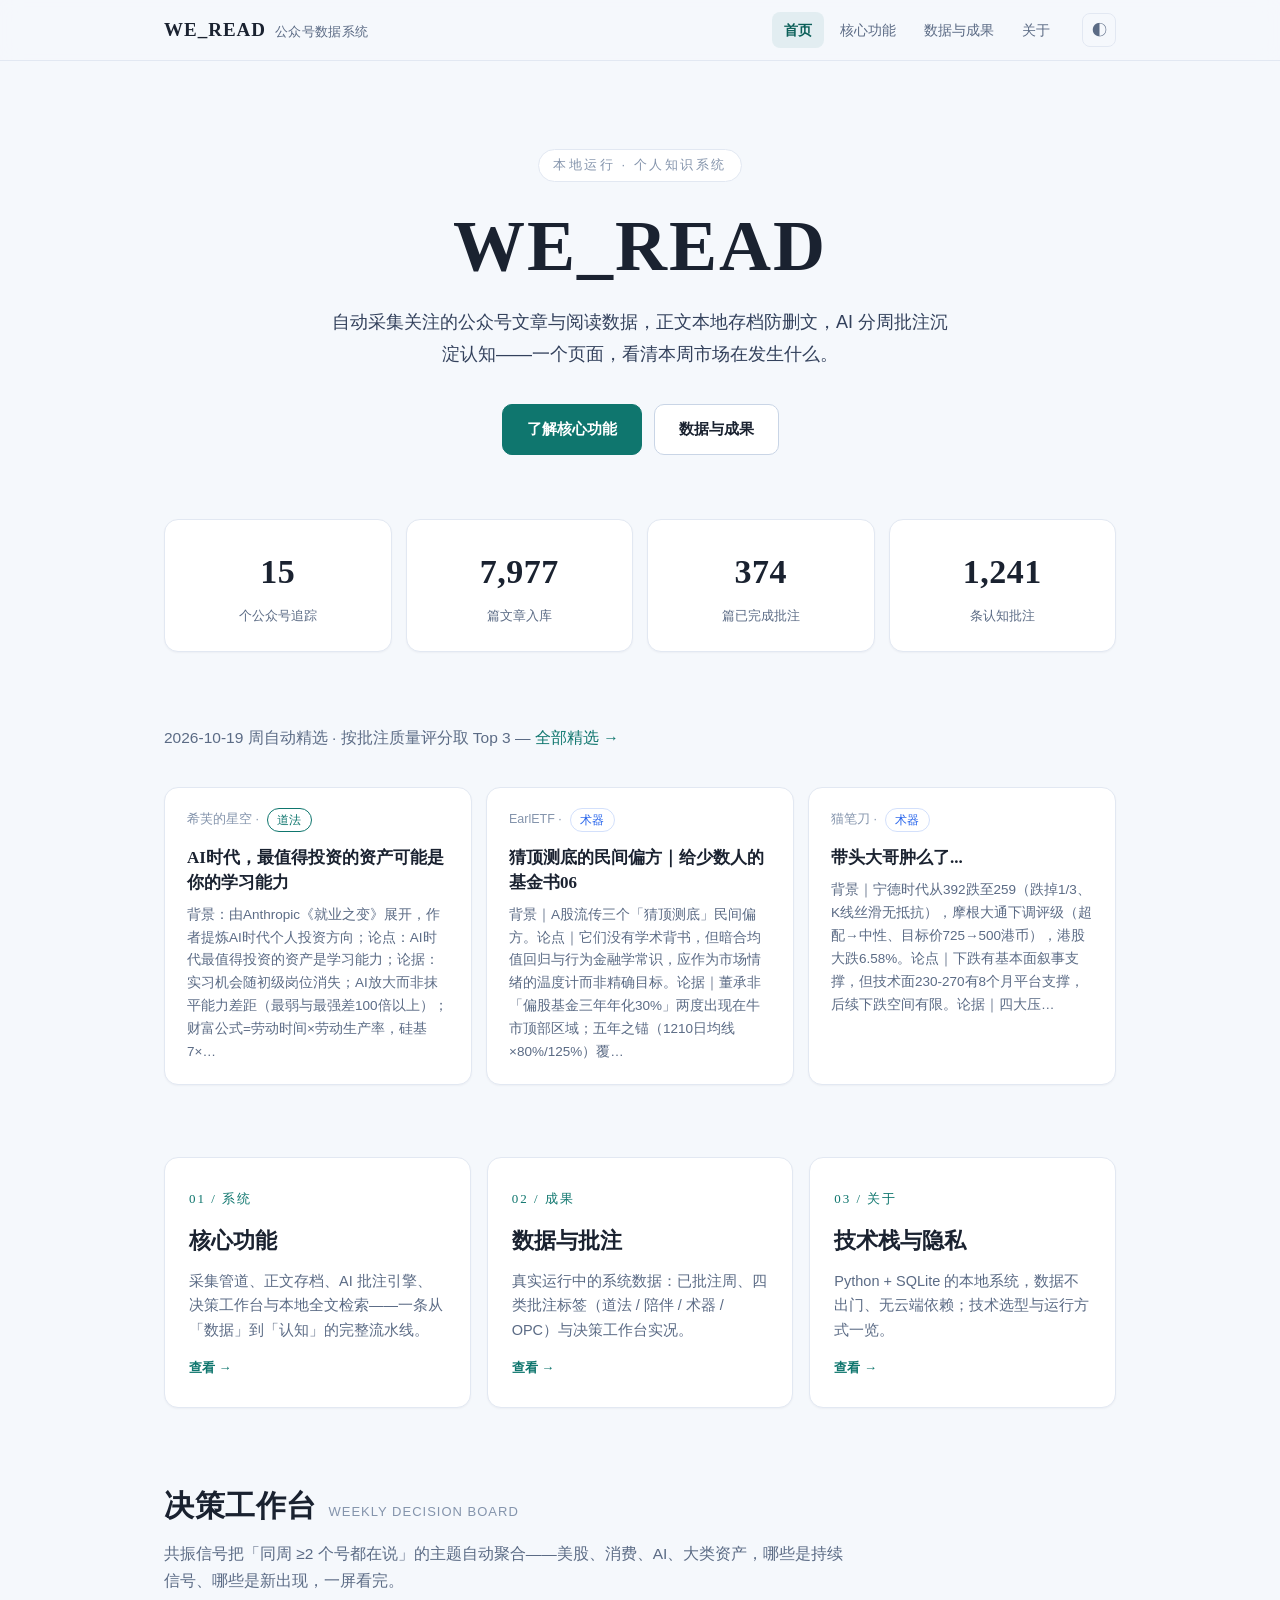
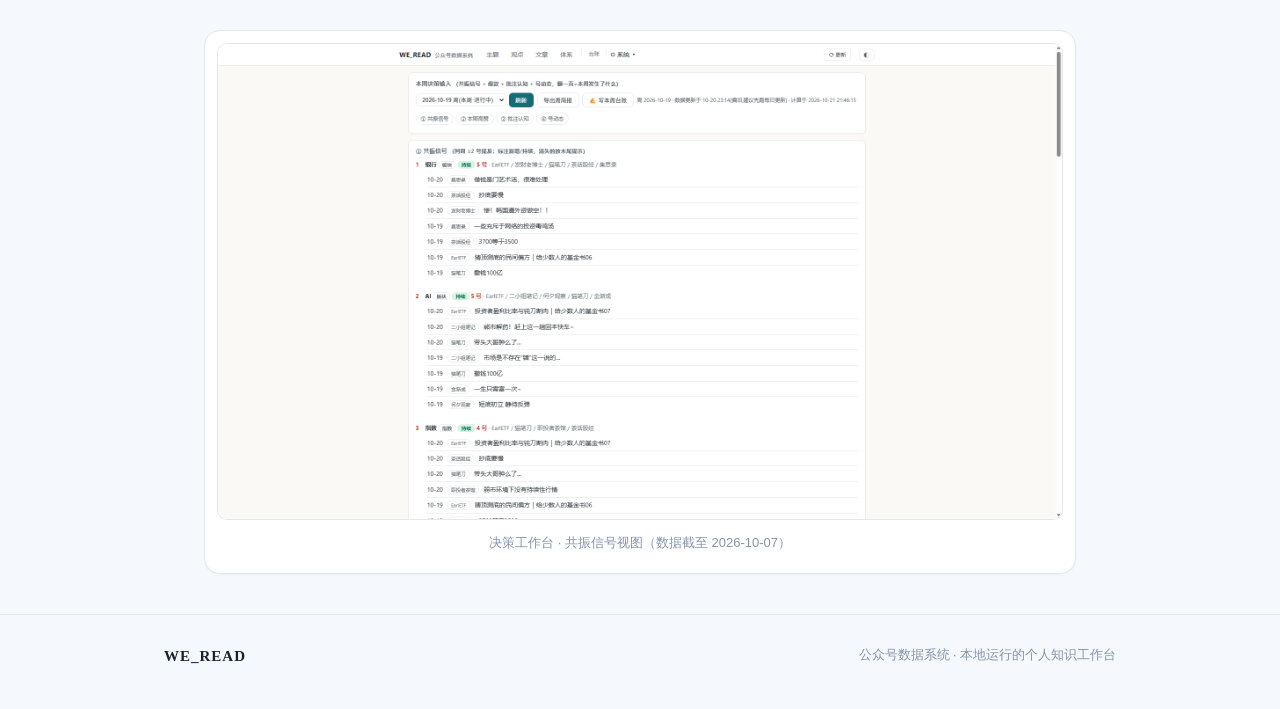
<file: index.html>
<!DOCTYPE html>
<html lang="zh-CN">
<head>
<meta charset="utf-8">
<meta name="viewport" content="width=device-width, initial-scale=1">
<title>WE_READ · 公众号数据系统</title>
<meta name="description" content="WE_READ 公众号数据系统：自动采集公众号文章与阅读数据，本地正文存档防删文，AI 分周批注沉淀认知，一个页面看清本周市场在发生什么。">
<meta name="theme-color" content="#f5f8fc">
<meta property="og:type" content="website">
<meta property="og:site_name" content="WE_READ">
<meta property="og:title" content="WE_READ · 公众号数据系统">
<meta property="og:description" content="自动采集 · 正文存档 · AI 批注 · 决策工作台——把关注的公众号变成自己的认知系统。">
<link rel="icon" href="data:image/svg+xml,%3Csvg xmlns='http://www.w3.org/2000/svg' viewBox='0 0 32 32'%3E%3Crect width='32' height='32' rx='8' fill='%230f766e'/%3E%3Ctext x='16' y='22' font-size='16' fill='white' text-anchor='middle' font-family='Georgia'%3EW%3C/text%3E%3C/svg%3E">
<link rel="stylesheet" href="css/style.css">
<script src="js/main.js"></script>
</head>
<body>
<a class="skip-link" href="#main">跳转到正文</a>
<header class="site-header">
  <div class="container header-inner">
    <a class="brand" href="index.html" aria-label="返回首页">
      <span class="brand-mark">WE_READ</span><span class="brand-name">公众号数据系统</span>
    </a>
    <nav class="primary-nav" aria-label="主导航">
      <a href="index.html" class="active" aria-current="page">首页</a>
      <a href="features.html">核心功能</a>
      <a href="data.html">数据与成果</a>
      <a href="about.html">关于</a>
    </nav>
    <button id="theme-toggle" class="theme-toggle" type="button" aria-label="切换深浅色" title="切换深浅色">◐</button>
  </div>
</header>

<main id="main">
  <div class="container">
    <section class="hero">
      <span class="kicker">本地运行 · 个人知识系统</span>
      <h1>WE_READ</h1>
      <p class="sub">自动采集关注的公众号文章与阅读数据，正文本地存档防删文，AI 分周批注沉淀认知——一个页面，看清本周市场在发生什么。</p>
      <div class="hero-cta">
        <a class="btn primary" href="features.html">了解核心功能</a>
        <a class="btn" href="data.html">数据与成果</a>
      </div>
    </section>

    <section class="stats" aria-label="系统规模">
      <div class="stat"><b data-key="bizs">15</b><span>个公众号追踪</span></div>
      <div class="stat"><b data-key="articles">7,932</b><span>篇文章入库</span></div>
      <div class="stat"><b data-key="annotated">328</b><span>篇已完成批注</span></div>
      <div class="stat"><b data-key="note_items">1,092</b><span>条认知批注</span></div>
    </section>

    <section id="home-picks" class="home-picks" aria-label="本周精选">
      <p class="section-lead" style="color:var(--ink-4)">正在同步数据…</p>
    </section>

    <section class="entry-grid" aria-label="栏目入口">      <a class="entry" href="features.html">
        <span class="num">01 / 系统</span>
        <h2>核心功能</h2>
        <p>采集管道、正文存档、AI 批注引擎、决策工作台与本地全文检索——一条从「数据」到「认知」的完整流水线。</p>
        <span class="go">查看 →</span>
      </a>
      <a class="entry" href="data.html">
        <span class="num">02 / 成果</span>
        <h2>数据与批注</h2>
        <p>真实运行中的系统数据：已批注周、四类批注标签（道法 / 陪伴 / 术器 / OPC）与决策工作台实况。</p>
        <span class="go">查看 →</span>
      </a>
      <a class="entry" href="about.html">
        <span class="num">03 / 关于</span>
        <h2>技术栈与隐私</h2>
        <p>Python + SQLite 的本地系统，数据不出门、无云端依赖；技术选型与运行方式一览。</p>
        <span class="go">查看 →</span>
      </a>
    </section>

    <section>
      <h2 class="section-title">决策工作台 <small>WEEKLY DECISION BOARD</small></h2>
      <p class="section-lead">共振信号把「同周 ≥2 个号都在说」的主题自动聚合——美股、消费、AI、大类资产，哪些是持续信号、哪些是新出现，一屏看完。</p>
      <figure class="shot">
        <img src="assets/decision.png" alt="WE_READ 决策工作台：共振信号按主题聚合本周多个公众号的共同关注点">
        <figcaption>决策工作台 · 共振信号视图（数据截至 2026-10-07）</figcaption>
      </figure>
    </section>
  </div>
</main>

<footer class="site-footer">
  <div class="container footer-inner">
    <span class="brand"><span class="brand-mark">WE_READ</span></span>
    <span class="meta">公众号数据系统 · 本地运行的个人知识工作台</span>
  </div>
</footer>
</body>
</html>
</file>
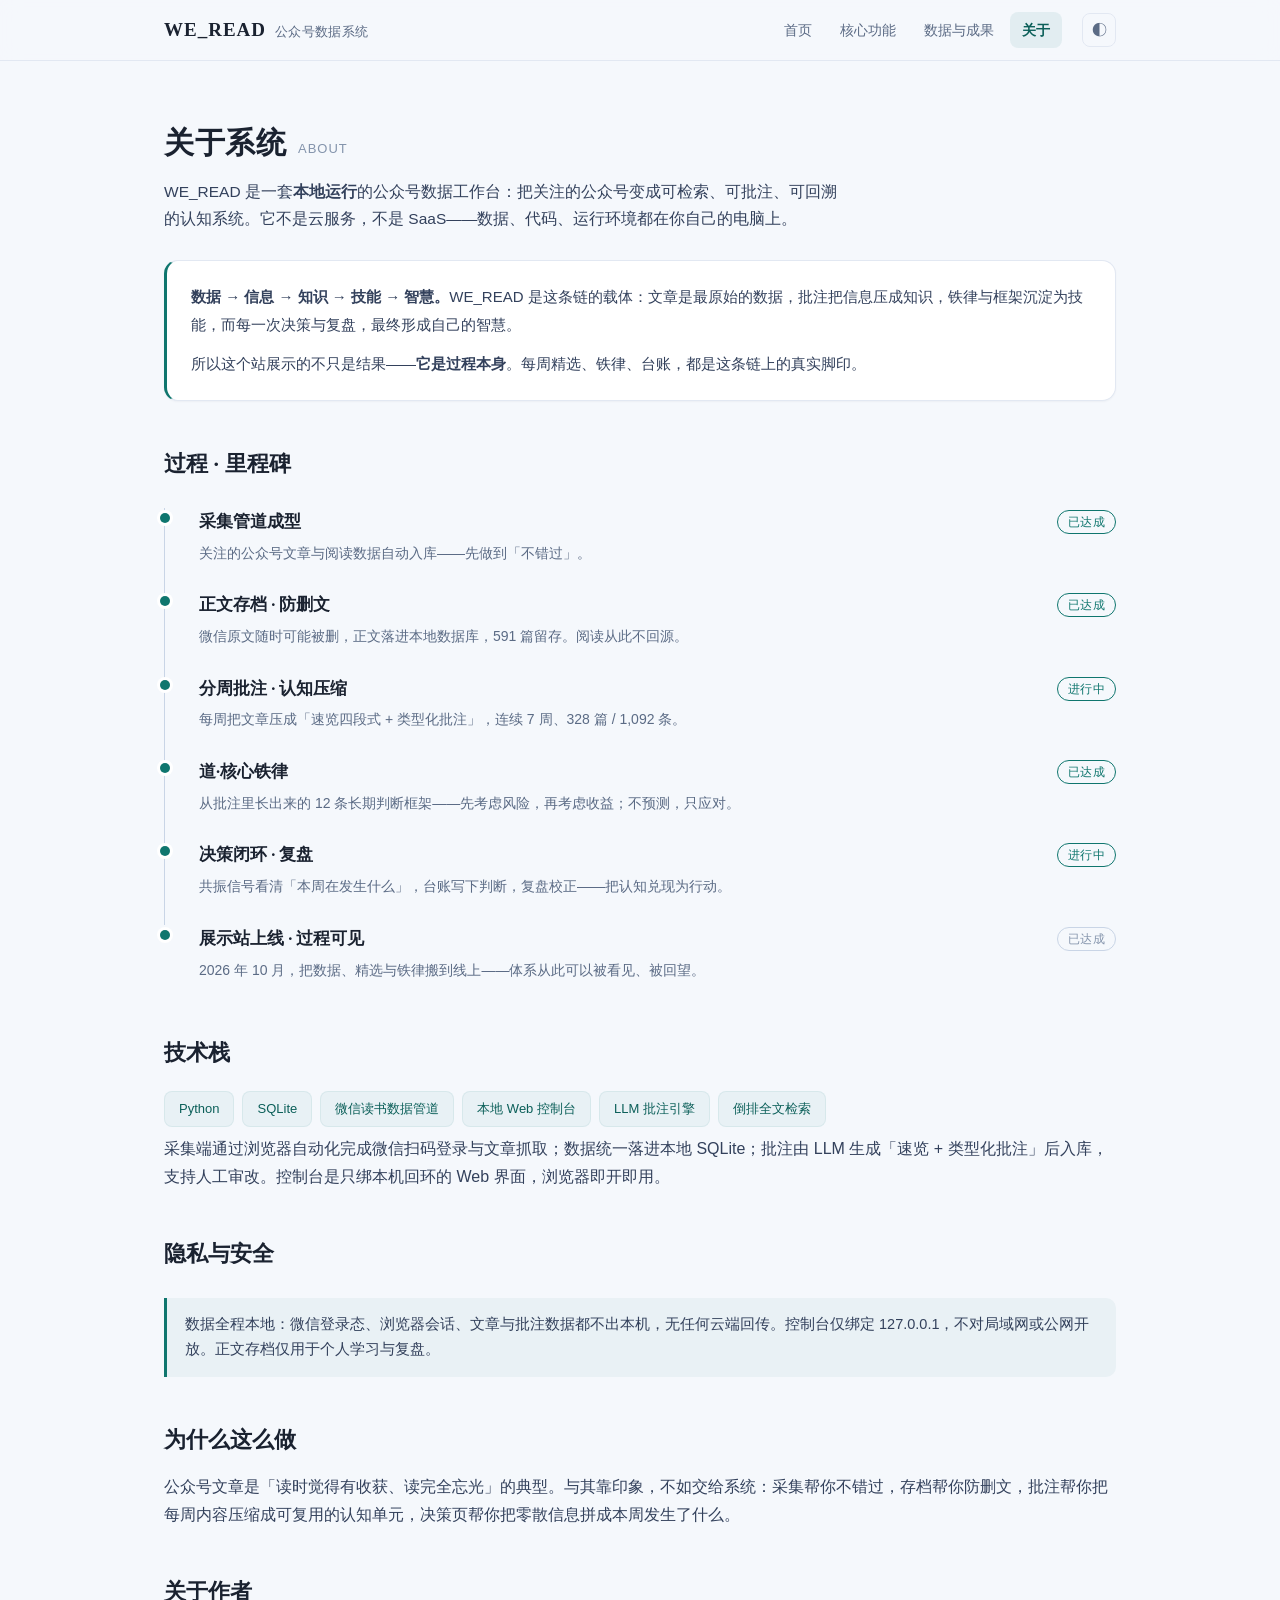
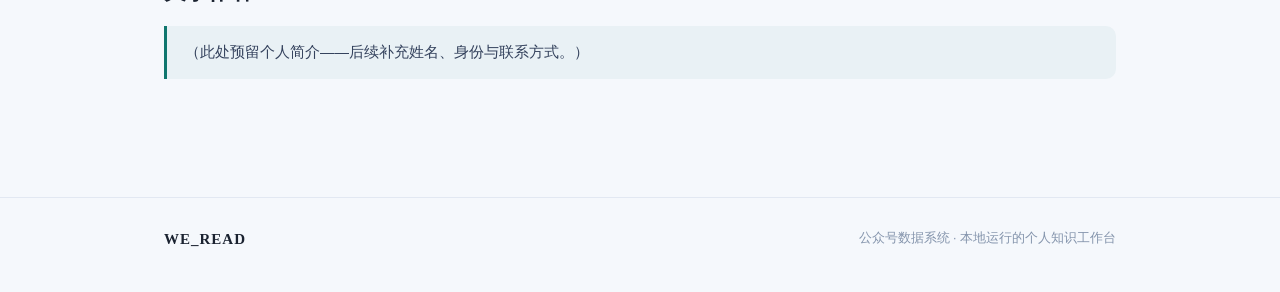
<file: about.html>
<!DOCTYPE html>
<html lang="zh-CN">
<head>
<meta charset="utf-8">
<meta name="viewport" content="width=device-width, initial-scale=1">
<title>关于 · WE_READ</title>
<meta name="description" content="WE_READ：数据 → 信息 → 知识 → 技能 → 智慧——把关注的公众号变成自己的认知体系。本地运行、逐周批注、铁律沉淀、决策复盘，这里记录过程本身。">
<meta name="theme-color" content="#f5f8fc">
<meta property="og:site_name" content="WE_READ">
<link rel="icon" href="data:image/svg+xml,%3Csvg xmlns='http://www.w3.org/2000/svg' viewBox='0 0 32 32'%3E%3Crect width='32' height='32' rx='8' fill='%230f766e'/%3E%3Ctext x='16' y='22' font-size='16' fill='white' text-anchor='middle' font-family='Georgia'%3EW%3C/text%3E%3C/svg%3E">
<link rel="stylesheet" href="css/style.css">
<script src="js/main.js"></script>
</head>
<body>
<a class="skip-link" href="#main">跳转到正文</a>
<header class="site-header">
  <div class="container header-inner">
    <a class="brand" href="index.html" aria-label="返回首页">
      <span class="brand-mark">WE_READ</span><span class="brand-name">公众号数据系统</span>
    </a>
    <nav class="primary-nav" aria-label="主导航">
      <a href="index.html">首页</a>
      <a href="features.html">核心功能</a>
      <a href="data.html">数据与成果</a>
      <a href="about.html" class="active" aria-current="page">关于</a>
    </nav>
    <button id="theme-toggle" class="theme-toggle" type="button" aria-label="切换深浅色" title="切换深浅色">◐</button>
  </div>
</header>

<main id="main">
  <div class="container">
    <section class="section prose-about" style="padding-top:56px">
      <h1 class="section-title" style="font-size:30px">关于系统 <small>ABOUT</small></h1>
      <p class="section-lead">WE_READ 是一套<b>本地运行</b>的公众号数据工作台：把关注的公众号变成可检索、可批注、可回溯的认知系统。它不是云服务，不是 SaaS——数据、代码、运行环境都在你自己的电脑上。</p>

      <div class="manifesto">
        <p><b>数据 → 信息 → 知识 → 技能 → 智慧。</b>WE_READ 是这条链的载体：文章是最原始的数据，批注把信息压成知识，铁律与框架沉淀为技能，而每一次决策与复盘，最终形成自己的智慧。</p>
        <p>所以这个站展示的不只是结果——<b>它是过程本身</b>。每周精选、铁律、台账，都是这条链上的真实脚印。</p>
      </div>

      <h2>过程 · 里程碑</h2>
      <div class="timeline">
        <div class="tl-item">
          <b>采集管道成型</b>
          <p>关注的公众号文章与阅读数据自动入库——先做到「不错过」。</p>
          <span class="tl-tag">已达成</span>
        </div>
        <div class="tl-item">
          <b>正文存档 · 防删文</b>
          <p>微信原文随时可能被删，正文落进本地数据库，591 篇留存。阅读从此不回源。</p>
          <span class="tl-tag">已达成</span>
        </div>
        <div class="tl-item">
          <b>分周批注 · 认知压缩</b>
          <p>每周把文章压成「速览四段式 + 类型化批注」，连续 7 周、328 篇 / 1,092 条。</p>
          <span class="tl-tag">进行中</span>
        </div>
        <div class="tl-item">
          <b>道·核心铁律</b>
          <p>从批注里长出来的 12 条长期判断框架——先考虑风险，再考虑收益；不预测，只应对。</p>
          <span class="tl-tag">已达成</span>
        </div>
        <div class="tl-item">
          <b>决策闭环 · 复盘</b>
          <p>共振信号看清「本周在发生什么」，台账写下判断，复盘校正——把认知兑现为行动。</p>
          <span class="tl-tag">进行中</span>
        </div>
        <div class="tl-item">
          <b>展示站上线 · 过程可见</b>
          <p>2026 年 10 月，把数据、精选与铁律搬到线上——体系从此可以被看见、被回望。</p>
          <span class="tl-tag">已达成</span>
        </div>
      </div>

      <h2>技术栈</h2>
      <div class="stack">
        <span>Python</span><span>SQLite</span><span>微信读书数据管道</span>
        <span>本地 Web 控制台</span><span>LLM 批注引擎</span><span>倒排全文检索</span>
      </div>
      <p>采集端通过浏览器自动化完成微信扫码登录与文章抓取；数据统一落进本地 SQLite；批注由 LLM 生成「速览 + 类型化批注」后入库，支持人工审改。控制台是只绑本机回环的 Web 界面，浏览器即开即用。</p>

      <h2>隐私与安全</h2>
      <div class="note">
        数据全程本地：微信登录态、浏览器会话、文章与批注数据都不出本机，无任何云端回传。控制台仅绑定 127.0.0.1，不对局域网或公网开放。正文存档仅用于个人学习与复盘。
      </div>

      <h2>为什么这么做</h2>
      <p>公众号文章是「读时觉得有收获、读完全忘光」的典型。与其靠印象，不如交给系统：采集帮你不错过，存档帮你防删文，批注帮你把每周内容压缩成可复用的认知单元，决策页帮你把零散信息拼成本周发生了什么。</p>

      <h2>关于作者</h2>
      <p class="note" style="margin-top:8px">（此处预留个人简介——后续补充姓名、身份与联系方式。）</p>
    </section>
  </div>
</main>

<footer class="site-footer">
  <div class="container footer-inner">
    <span class="brand"><span class="brand-mark">WE_READ</span></span>
    <span class="meta">公众号数据系统 · 本地运行的个人知识工作台</span>
  </div>
</footer>
</body>
</html>
</file>
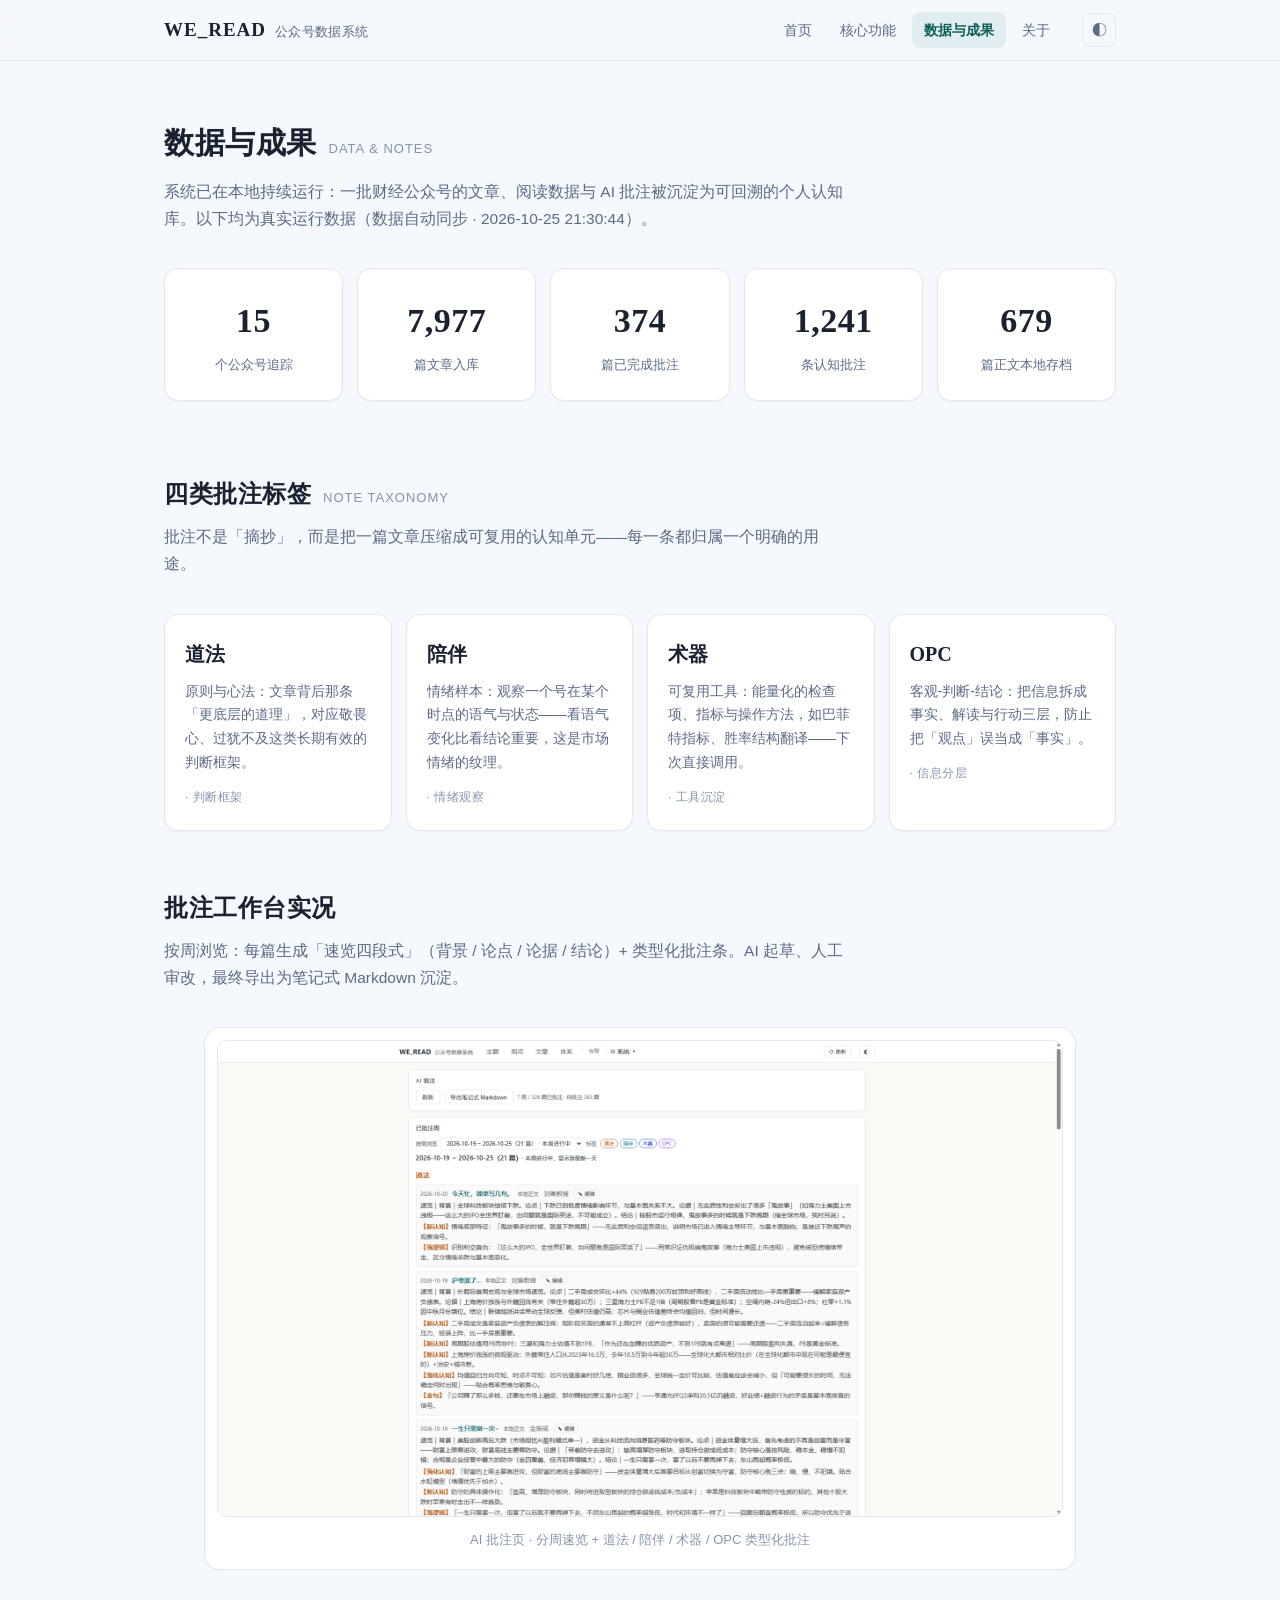
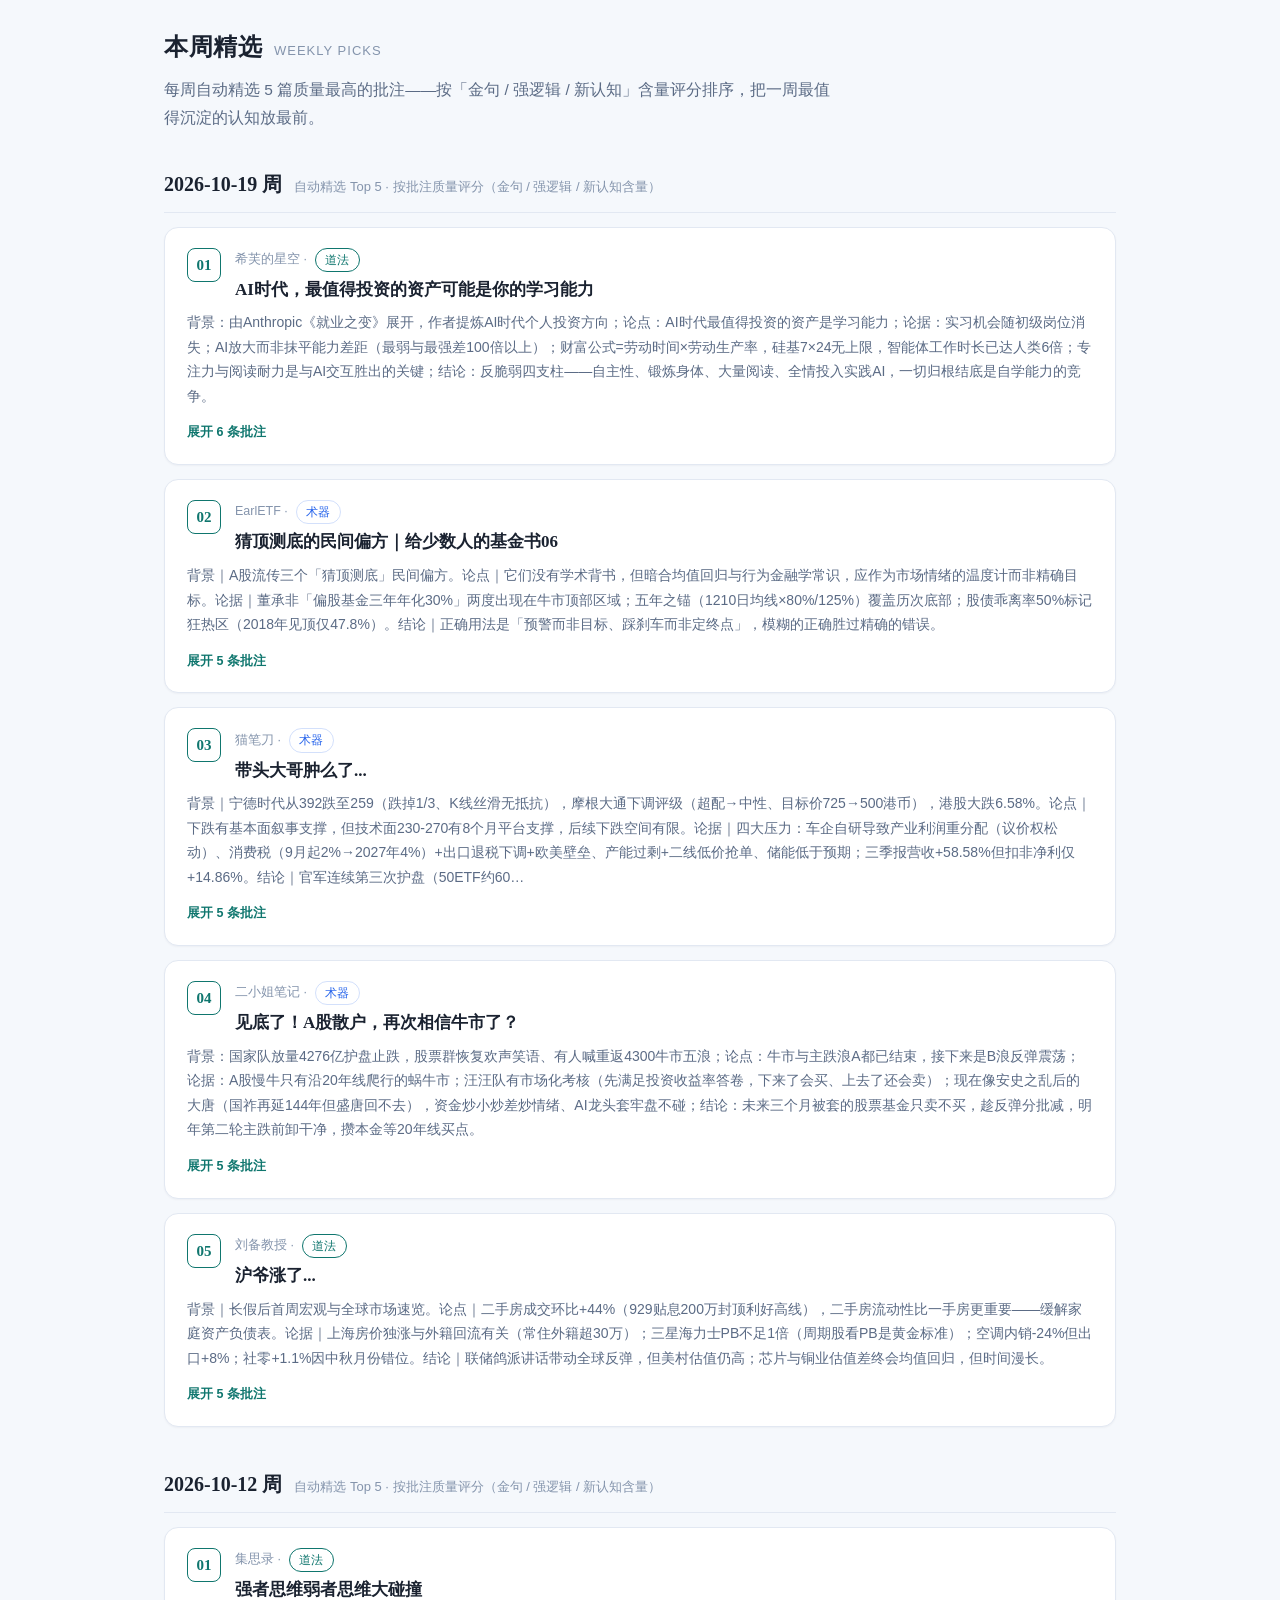
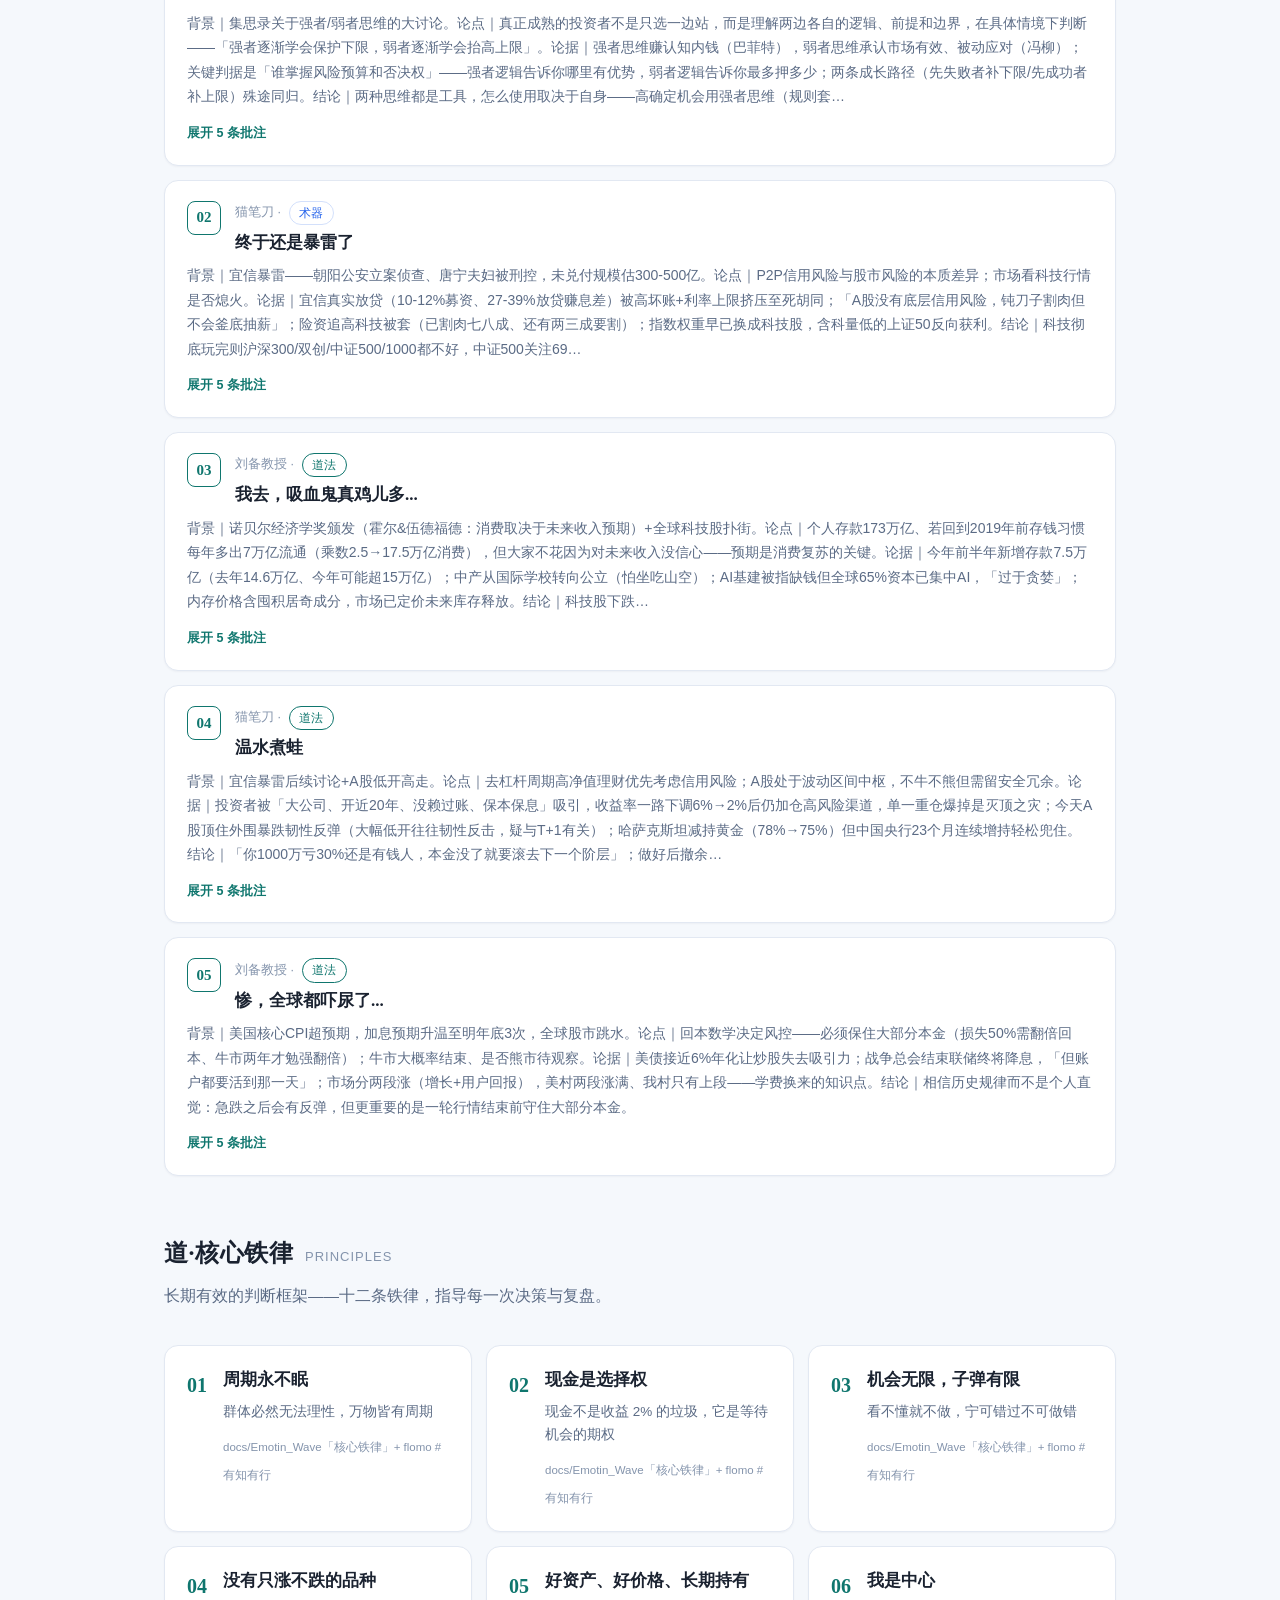
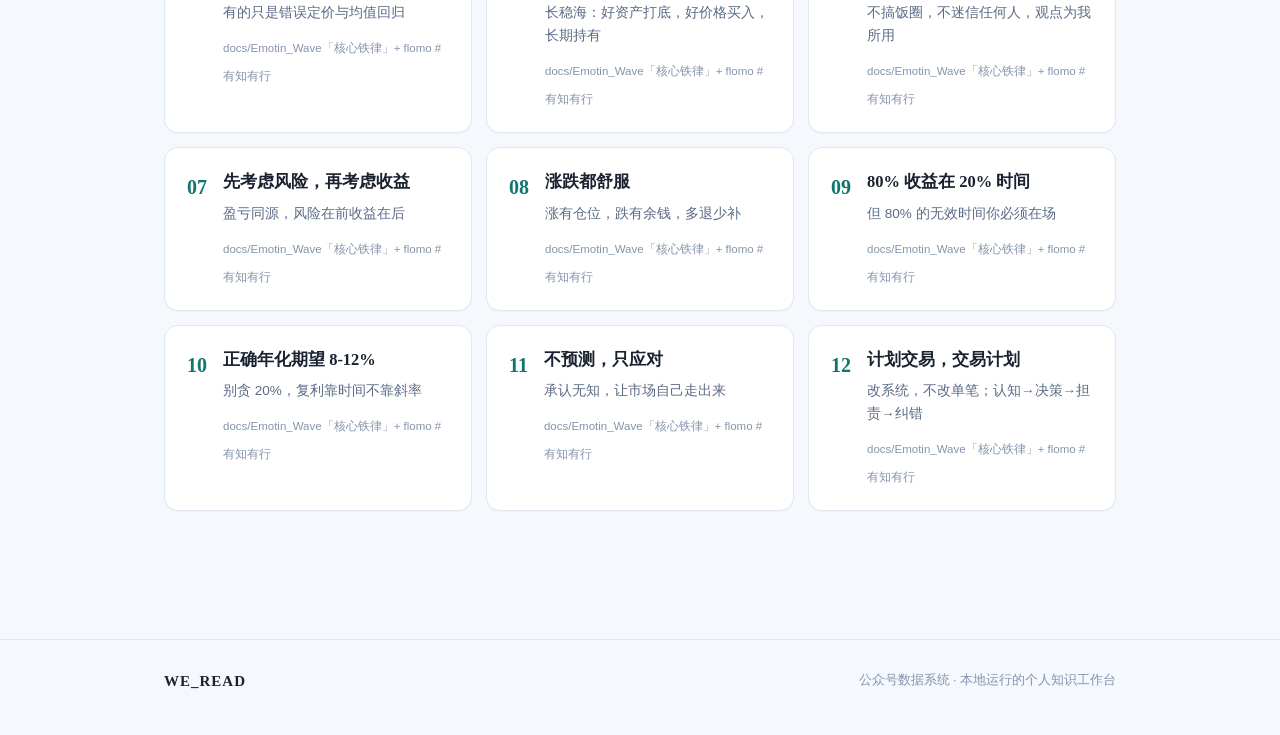
<file: data.html>
<!DOCTYPE html>
<html lang="zh-CN">
<head>
<meta charset="utf-8">
<meta name="viewport" content="width=device-width, initial-scale=1">
<title>数据与成果 · WE_READ</title>
<meta name="description" content="WE_READ 运行数据：13 个公众号 6414 篇文章入库，153 篇已批注、539 条认知；道法/陪伴/术器/OPC 四类批注体系。">
<meta name="theme-color" content="#f5f8fc">
<meta property="og:site_name" content="WE_READ">
<link rel="icon" href="data:image/svg+xml,%3Csvg xmlns='http://www.w3.org/2000/svg' viewBox='0 0 32 32'%3E%3Crect width='32' height='32' rx='8' fill='%230f766e'/%3E%3Ctext x='16' y='22' font-size='16' fill='white' text-anchor='middle' font-family='Georgia'%3EW%3C/text%3E%3C/svg%3E">
<link rel="stylesheet" href="css/style.css">
<script src="js/main.js"></script>
</head>
<body>
<a class="skip-link" href="#main">跳转到正文</a>
<header class="site-header">
  <div class="container header-inner">
    <a class="brand" href="index.html" aria-label="返回首页">
      <span class="brand-mark">WE_READ</span><span class="brand-name">公众号数据系统</span>
    </a>
    <nav class="primary-nav" aria-label="主导航">
      <a href="index.html">首页</a>
      <a href="features.html">核心功能</a>
      <a href="data.html" class="active" aria-current="page">数据与成果</a>
      <a href="about.html">关于</a>
    </nav>
    <button id="theme-toggle" class="theme-toggle" type="button" aria-label="切换深浅色" title="切换深浅色">◐</button>
  </div>
</header>

<main id="main">
  <div class="container">
    <section class="section" style="padding-top:56px">
      <h1 class="section-title">数据与成果 <small>DATA &amp; NOTES</small></h1>
      <p class="section-lead">系统已在本地持续运行：一批财经公众号的文章、阅读数据与 AI 批注被沉淀为可回溯的个人认知库。以下均为真实运行数据<span id="sync-cap">（自动同步自本地系统）</span>。</p>

      <section class="stats" aria-label="运行数据">
        <div class="stat"><b data-key="bizs">15</b><span>个公众号追踪</span></div>
        <div class="stat"><b data-key="articles">7,932</b><span>篇文章入库</span></div>
        <div class="stat"><b data-key="annotated">328</b><span>篇已完成批注</span></div>
        <div class="stat"><b data-key="note_items">1,092</b><span>条认知批注</span></div>
        <div class="stat"><b data-key="archived">591</b><span>篇正文本地存档</span></div>
      </section>

      <h2 class="section-title" style="font-size:24px;margin-top:48px">四类批注标签 <small>NOTE TAXONOMY</small></h2>
      <p class="section-lead">批注不是「摘抄」，而是把一篇文章压缩成可复用的认知单元——每一条都归属一个明确的用途。</p>
      <div class="tag-cards">
        <div class="tag-card">
          <div class="tname">道法</div>
          <p>原则与心法：文章背后那条「更底层的道理」，对应敬畏心、过犹不及这类长期有效的判断框架。</p>
          <div class="ten">· 判断框架</div>
        </div>
        <div class="tag-card">
          <div class="tname">陪伴</div>
          <p>情绪样本：观察一个号在某个时点的语气与状态——看语气变化比看结论重要，这是市场情绪的纹理。</p>
          <div class="ten">· 情绪观察</div>
        </div>
        <div class="tag-card">
          <div class="tname">术器</div>
          <p>可复用工具：能量化的检查项、指标与操作方法，如巴菲特指标、胜率结构翻译——下次直接调用。</p>
          <div class="ten">· 工具沉淀</div>
        </div>
        <div class="tag-card">
          <div class="tname">OPC</div>
          <p>客观-判断-结论：把信息拆成事实、解读与行动三层，防止把「观点」误当成「事实」。</p>
          <div class="ten">· 信息分层</div>
        </div>
      </div>

      <h2 class="section-title" style="font-size:24px;margin-top:56px">批注工作台实况</h2>
      <p class="section-lead">按周浏览：每篇生成「速览四段式」（背景 / 论点 / 论据 / 结论）+ 类型化批注条。AI 起草、人工审改，最终导出为笔记式 Markdown 沉淀。</p>
      <figure class="shot">
        <img src="assets/annotate.png" alt="WE_READ 批注页：按周浏览速览与类型化批注，支持人工编辑与导出">
        <figcaption>AI 批注页 · 分周速览 + 道法 / 陪伴 / 术器 / OPC 类型化批注</figcaption>
      </figure>

      <h2 class="section-title" style="font-size:24px;margin-top:56px">本周精选 <small>WEEKLY PICKS</small></h2>
      <p class="section-lead">每周自动精选 5 篇质量最高的批注——按「金句 / 强逻辑 / 新认知」含量评分排序，把一周最值得沉淀的认知放最前。</p>
      <div id="picks-block" class="notes-block">
        <p class="section-lead" style="color:var(--ink-4)">正在同步数据…</p>
      </div>

      <h2 class="section-title" style="font-size:24px;margin-top:56px">道·核心铁律 <small>PRINCIPLES</small></h2>
      <p class="section-lead">长期有效的判断框架——十二条铁律，指导每一次决策与复盘。</p>
      <div id="principles-block" class="p-grid">
        <p class="section-lead" style="color:var(--ink-4)">正在同步数据…</p>
      </div>
    </section>
  </div>
</main>

<footer class="site-footer">
  <div class="container footer-inner">
    <span class="brand"><span class="brand-mark">WE_READ</span></span>
    <span class="meta">公众号数据系统 · 本地运行的个人知识工作台</span>
  </div>
</footer>
</body>
</html>
</file>
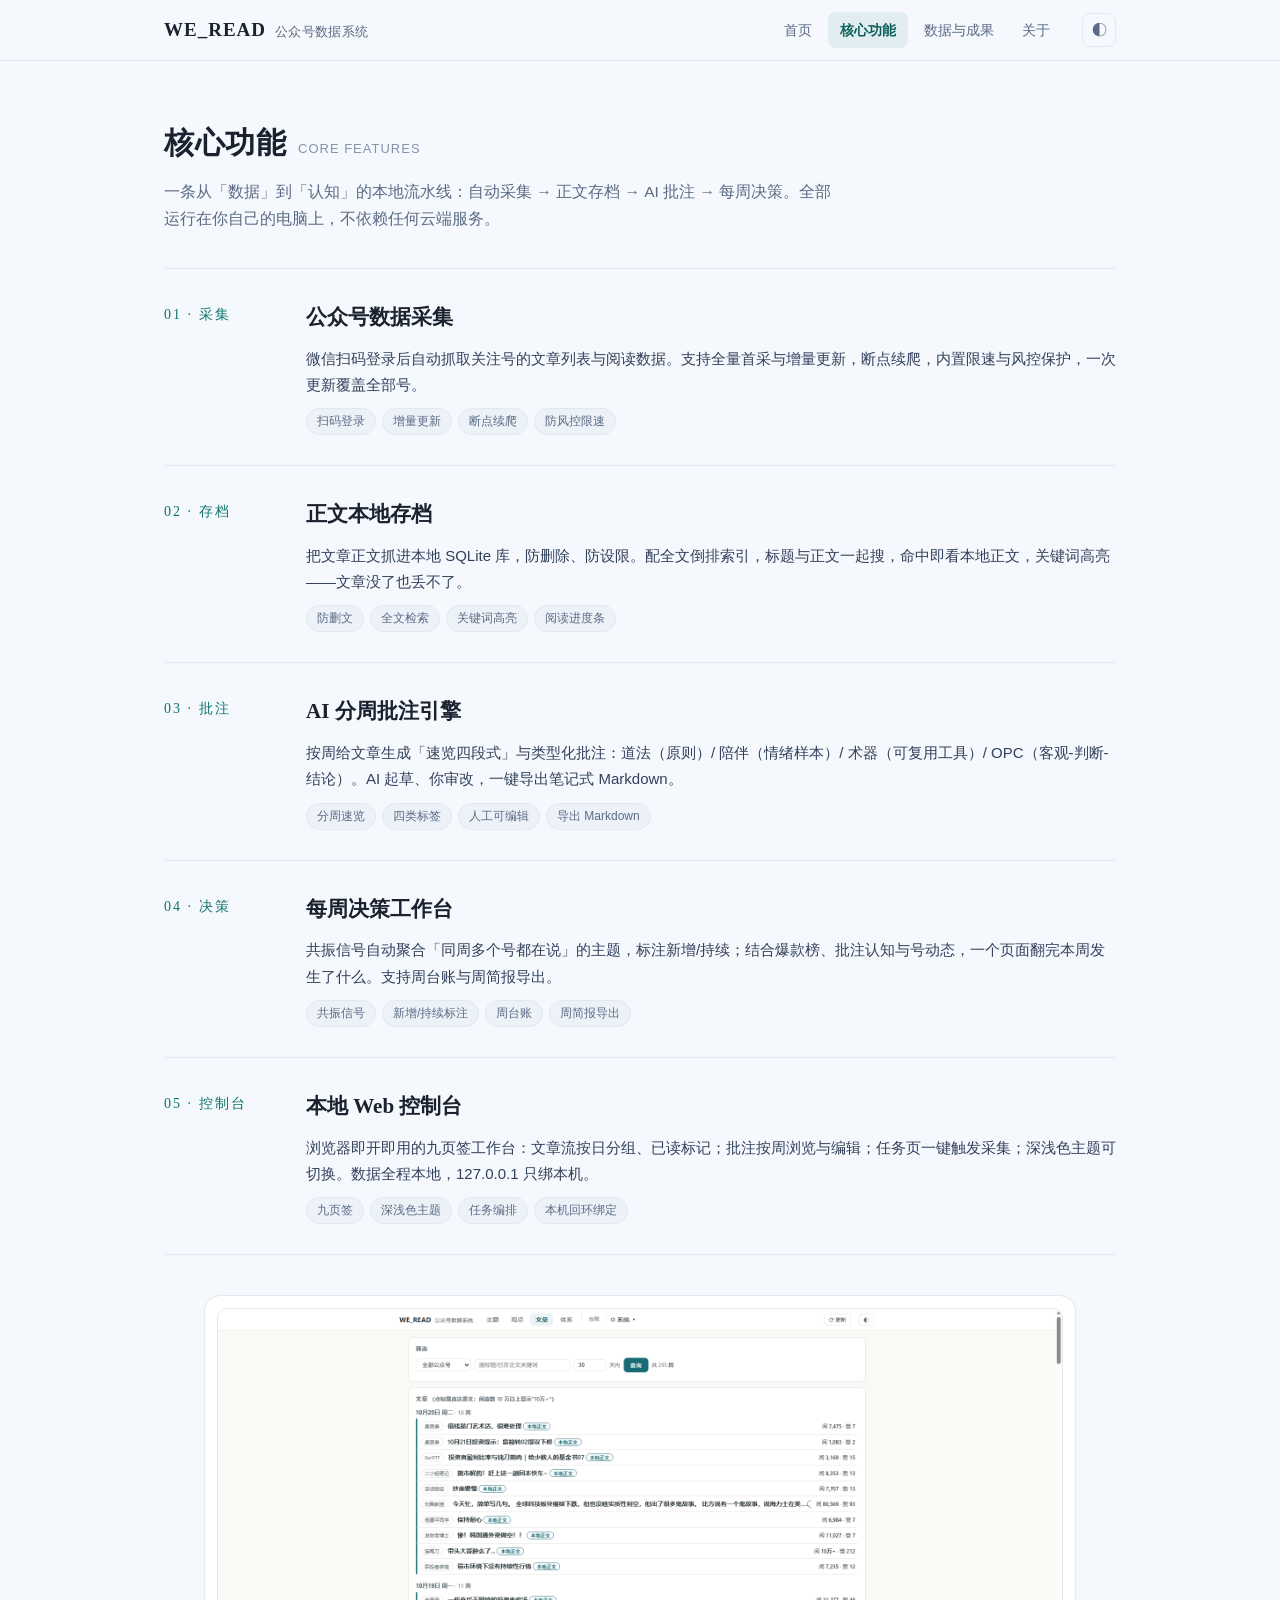
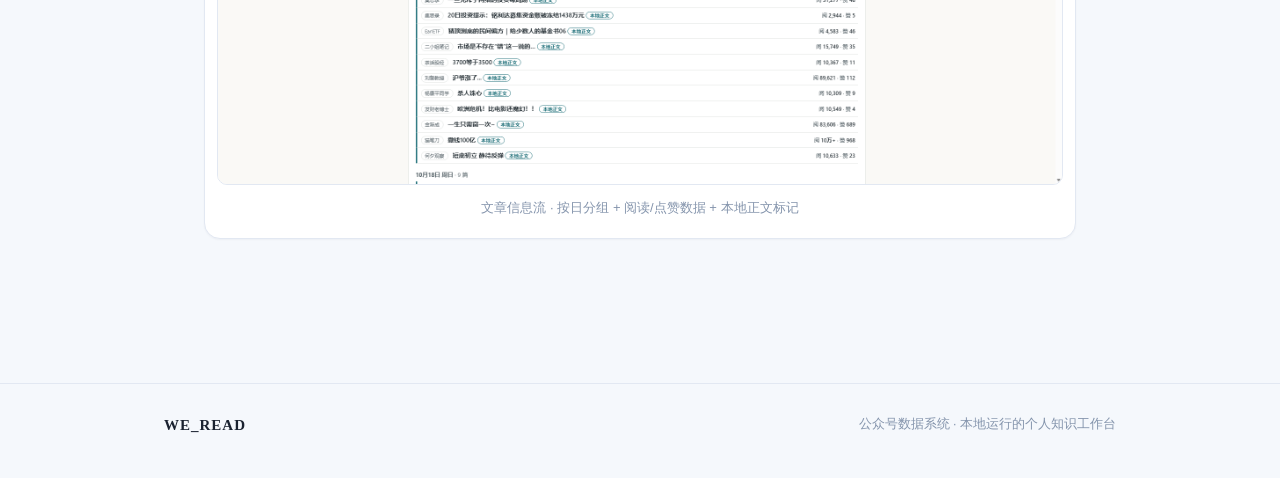
<file: features.html>
<!DOCTYPE html>
<html lang="zh-CN">
<head>
<meta charset="utf-8">
<meta name="viewport" content="width=device-width, initial-scale=1">
<title>核心功能 · WE_READ</title>
<meta name="description" content="WE_READ 核心功能：采集管道、正文存档、AI 批注引擎、决策工作台、本地全文检索与 Web 控制台。">
<meta name="theme-color" content="#f5f8fc">
<meta property="og:site_name" content="WE_READ">
<link rel="icon" href="data:image/svg+xml,%3Csvg xmlns='http://www.w3.org/2000/svg' viewBox='0 0 32 32'%3E%3Crect width='32' height='32' rx='8' fill='%230f766e'/%3E%3Ctext x='16' y='22' font-size='16' fill='white' text-anchor='middle' font-family='Georgia'%3EW%3C/text%3E%3C/svg%3E">
<link rel="stylesheet" href="css/style.css">
<script src="js/main.js"></script>
</head>
<body>
<a class="skip-link" href="#main">跳转到正文</a>
<header class="site-header">
  <div class="container header-inner">
    <a class="brand" href="index.html" aria-label="返回首页">
      <span class="brand-mark">WE_READ</span><span class="brand-name">公众号数据系统</span>
    </a>
    <nav class="primary-nav" aria-label="主导航">
      <a href="index.html">首页</a>
      <a href="features.html" class="active" aria-current="page">核心功能</a>
      <a href="data.html">数据与成果</a>
      <a href="about.html">关于</a>
    </nav>
    <button id="theme-toggle" class="theme-toggle" type="button" aria-label="切换深浅色" title="切换深浅色">◐</button>
  </div>
</header>

<main id="main">
  <div class="container">
    <section class="section" style="padding-top:56px">
      <h1 class="section-title">核心功能 <small>CORE FEATURES</small></h1>
      <p class="section-lead">一条从「数据」到「认知」的本地流水线：自动采集 → 正文存档 → AI 批注 → 每周决策。全部运行在你自己的电脑上，不依赖任何云端服务。</p>

      <div class="feature">
        <div class="f-num">01 · 采集</div>
        <div>
          <h3>公众号数据采集</h3>
          <p>微信扫码登录后自动抓取关注号的文章列表与阅读数据。支持全量首采与增量更新，断点续爬，内置限速与风控保护，一次更新覆盖全部号。</p>
          <div class="tags"><span class="tag">扫码登录</span><span class="tag">增量更新</span><span class="tag">断点续爬</span><span class="tag">防风控限速</span></div>
        </div>
      </div>

      <div class="feature">
        <div class="f-num">02 · 存档</div>
        <div>
          <h3>正文本地存档</h3>
          <p>把文章正文抓进本地 SQLite 库，防删除、防设限。配全文倒排索引，标题与正文一起搜，命中即看本地正文，关键词高亮——文章没了也丢不了。</p>
          <div class="tags"><span class="tag">防删文</span><span class="tag">全文检索</span><span class="tag">关键词高亮</span><span class="tag">阅读进度条</span></div>
        </div>
      </div>

      <div class="feature">
        <div class="f-num">03 · 批注</div>
        <div>
          <h3>AI 分周批注引擎</h3>
          <p>按周给文章生成「速览四段式」与类型化批注：道法（原则）/ 陪伴（情绪样本）/ 术器（可复用工具）/ OPC（客观-判断-结论）。AI 起草、你审改，一键导出笔记式 Markdown。</p>
          <div class="tags"><span class="tag">分周速览</span><span class="tag">四类标签</span><span class="tag">人工可编辑</span><span class="tag">导出 Markdown</span></div>
        </div>
      </div>

      <div class="feature">
        <div class="f-num">04 · 决策</div>
        <div>
          <h3>每周决策工作台</h3>
          <p>共振信号自动聚合「同周多个号都在说」的主题，标注新增/持续；结合爆款榜、批注认知与号动态，一个页面翻完本周发生了什么。支持周台账与周简报导出。</p>
          <div class="tags"><span class="tag">共振信号</span><span class="tag">新增/持续标注</span><span class="tag">周台账</span><span class="tag">周简报导出</span></div>
        </div>
      </div>

      <div class="feature">
        <div class="f-num">05 · 控制台</div>
        <div>
          <h3>本地 Web 控制台</h3>
          <p>浏览器即开即用的九页签工作台：文章流按日分组、已读标记；批注按周浏览与编辑；任务页一键触发采集；深浅色主题可切换。数据全程本地，127.0.0.1 只绑本机。</p>
          <div class="tags"><span class="tag">九页签</span><span class="tag">深浅色主题</span><span class="tag">任务编排</span><span class="tag">本机回环绑定</span></div>
        </div>
      </div>

      <figure class="shot" style="margin-top:40px">
        <img src="assets/articles.png" alt="WE_READ 文章流：按日分组展示各号文章与阅读数据">
        <figcaption>文章信息流 · 按日分组 + 阅读/点赞数据 + 本地正文标记</figcaption>
      </figure>
    </section>
  </div>
</main>

<footer class="site-footer">
  <div class="container footer-inner">
    <span class="brand"><span class="brand-mark">WE_READ</span></span>
    <span class="meta">公众号数据系统 · 本地运行的个人知识工作台</span>
  </div>
</footer>
</body>
</html>
</file>
<file: css/style.css>
/* WE_READ 产品展示站 — 极简学术风 + 深浅双主题,对齐 AIHOT 语义 token 体系 */
:root {
  color-scheme: light;
  --bg: #f5f8fc;
  --bg-sunk: #edf2f8;
  --card: #ffffff;
  --ink: #1a2230;
  --ink-2: #33415c;
  --ink-3: #5b6b85;
  --ink-4: #8494ac;
  --line: #e2e8f2;
  --line-strong: #c9d5e6;
  --accent: #0f766e;
  --accent-ink: #0b5f59;
  --accent-soft: rgba(15, 118, 110, 0.08);
  --accent-softer: rgba(15, 118, 110, 0.05);
  --shadow-card: 0 1px 2px rgba(26, 34, 48, 0.04);
  --shadow-hover: 0 8px 24px rgba(26, 34, 48, 0.07);
  --font-serif: Georgia, "Songti SC", "Noto Serif SC", "SimSun", serif;
  --font-sans: -apple-system, "Segoe UI", "PingFang SC", "Microsoft YaHei", sans-serif;
}
[data-theme="dark"] {
  color-scheme: dark;
  --bg: #0d1219;
  --bg-sunk: #121a24;
  --card: #141c27;
  --ink: #e6edf5;
  --ink-2: #bcc8d8;
  --ink-3: #8a9ab0;
  --ink-4: #5f7088;
  --line: #22303f;
  --line-strong: #31435a;
  --accent: #2dd4bf;
  --accent-ink: #5ce8d6;
  --accent-soft: rgba(45, 212, 191, 0.1);
  --accent-softer: rgba(45, 212, 191, 0.06);
  --shadow-card: none;
  --shadow-hover: 0 8px 28px rgba(0, 0, 0, 0.4);
}
* { box-sizing: border-box; }
html { -webkit-text-size-adjust: 100%; }
::selection { background: rgba(15, 118, 110, 0.18); }
body {
  margin: 0;
  background: var(--bg);
  color: var(--ink);
  font: 16px/1.75 var(--font-sans);
  -webkit-font-smoothing: antialiased;
  transition: background-color 180ms ease, color 180ms ease;
}
a { color: var(--accent); text-decoration: none; }
a:hover { text-decoration: underline; text-underline-offset: 3px; }
.container { max-width: 1000px; margin: 0 auto; padding: 0 24px; }
.skip-link { position: absolute; left: -9999px; top: 0; background: var(--accent); color: #fff; padding: 8px 14px; border-radius: 0 0 8px 0; z-index: 100; }
.skip-link:focus { left: 0; }

/* ---------- 头部导航 ---------- */
.site-header {
  position: sticky; top: 0; z-index: 20;
  background: color-mix(in srgb, var(--bg) 88%, transparent);
  backdrop-filter: blur(10px);
  border-bottom: 1px solid var(--line);
}
.header-inner { display: flex; align-items: center; gap: 20px; height: 60px; }
.brand { display: flex; align-items: baseline; gap: 9px; color: var(--ink); text-decoration: none; }
.brand:hover { text-decoration: none; }
.brand-mark { font-family: var(--font-serif); font-weight: 700; font-size: 19px; letter-spacing: 1px; }
.brand-name { font-size: 12.5px; color: var(--ink-3); letter-spacing: 0.3px; }
.primary-nav { display: flex; gap: 4px; flex: 1; justify-content: flex-end; }
.primary-nav a {
  padding: 6px 12px; border-radius: 8px; color: var(--ink-3); font-size: 14px;
  transition: color 120ms, background-color 120ms;
}
.primary-nav a:hover { color: var(--ink); background: var(--bg-sunk); text-decoration: none; }
.primary-nav a.active { color: var(--accent-ink); background: var(--accent-soft); font-weight: 600; }
.theme-toggle {
  border: 1px solid var(--line); background: transparent; border-radius: 8px;
  width: 34px; height: 34px; cursor: pointer; color: var(--ink-3); font-size: 15px;
  transition: color 120ms, border-color 120ms;
}
.theme-toggle:hover { color: var(--ink); border-color: var(--line-strong); }

/* ---------- 首页 Hero ---------- */
.hero { padding: 88px 0 56px; text-align: center; }
.hero .kicker {
  display: inline-block; font-size: 13px; letter-spacing: 2.5px; color: var(--ink-4);
  border: 1px solid var(--line); border-radius: 999px; padding: 4px 14px; margin-bottom: 26px;
  background: var(--card);
}
.hero h1 {
  font-family: var(--font-serif); font-size: clamp(46px, 8vw, 72px); font-weight: 700;
  line-height: 1.08; letter-spacing: 2px; margin: 0 0 20px; color: var(--ink);
}
.hero .sub {
  font-size: 18px; color: var(--ink-2); max-width: 620px; margin: 0 auto 34px; line-height: 1.8;
}
.hero-cta { display: flex; gap: 12px; justify-content: center; flex-wrap: wrap; }
.btn {
  display: inline-flex; align-items: center; gap: 8px; padding: 11px 24px; border-radius: 10px;
  font-size: 15px; font-weight: 600; border: 1px solid var(--line-strong); background: var(--card);
  color: var(--ink); cursor: pointer; transition: transform 120ms, box-shadow 200ms, border-color 120ms;
}
.btn:hover { text-decoration: none; transform: translateY(-1px); box-shadow: var(--shadow-hover); border-color: var(--ink-4); }
.btn.primary { background: var(--accent); border-color: var(--accent); color: #fff; }
.btn.primary:hover { filter: brightness(1.08); }

/* ---------- 数据亮点 ---------- */
.stats {
  display: grid; grid-template-columns: repeat(auto-fit, minmax(150px, 1fr)); gap: 14px;
  margin: 8px 0 72px;
}
.stat {
  background: var(--card); border: 1px solid var(--line); border-radius: 14px;
  padding: 22px 18px; text-align: center; box-shadow: var(--shadow-card);
}
.stat b { display: block; font-family: var(--font-serif); font-size: 34px; font-weight: 700;
          font-variant-numeric: tabular-nums; color: var(--ink); letter-spacing: 0.5px; }
.stat span { font-size: 13px; color: var(--ink-3); }

/* ---------- 编号入口卡片 ---------- */
.entry-grid { display: grid; grid-template-columns: repeat(auto-fit, minmax(260px, 1fr)); gap: 16px; margin-bottom: 72px; }
.entry {
  display: block; background: var(--card); border: 1px solid var(--line); border-radius: 14px;
  padding: 26px 24px; color: var(--ink); box-shadow: var(--shadow-card);
  transition: transform 220ms cubic-bezier(0.25, 1, 0.5, 1), box-shadow 220ms, border-color 220ms;
}
.entry:hover { text-decoration: none; transform: translateY(-3px); box-shadow: var(--shadow-hover); border-color: var(--line-strong); }
.entry .num { font-family: var(--font-serif); font-size: 13px; letter-spacing: 2px; color: var(--accent); }
.entry h2 { font-family: var(--font-serif); font-size: 22px; margin: 10px 0 8px; font-weight: 700; }
.entry p { margin: 0; font-size: 14.5px; color: var(--ink-3); line-height: 1.7; }
.entry .go { display: inline-block; margin-top: 14px; font-size: 13px; font-weight: 600; color: var(--accent); }

/* ---------- 区块标题 ---------- */
.section { padding: 20px 0 64px; }
.section-title {
  display: flex; align-items: baseline; gap: 12px; margin: 0 0 8px;
  font-family: var(--font-serif); font-size: 30px; font-weight: 700; letter-spacing: 0.5px;
}
.section-title small { font-family: var(--font-sans); font-size: 13px; font-weight: 400; color: var(--ink-4); letter-spacing: 1px; }
.section-lead { color: var(--ink-3); font-size: 15.5px; max-width: 680px; margin: 0 0 36px; }

/* ---------- 截图展示 ---------- */
.shot {
  background: var(--card); border: 1px solid var(--line); border-radius: 16px;
  padding: 12px; box-shadow: var(--shadow-card); margin-bottom: 40px;
}
.shot img { display: block; width: 100%; border-radius: 10px; border: 1px solid var(--line); }
.shot figcaption { font-size: 13px; color: var(--ink-4); text-align: center; padding: 12px 4px 6px; }

/* ---------- 功能页:特性列表 ---------- */
.feature {
  display: grid; grid-template-columns: 120px 1fr; gap: 22px; padding: 30px 0;
  border-top: 1px solid var(--line);
}
.feature:last-of-type { border-bottom: 1px solid var(--line); }
.feature .f-num { font-family: var(--font-serif); font-size: 14px; letter-spacing: 2px; color: var(--accent); padding-top: 4px; }
.feature h3 { font-family: var(--font-serif); font-size: 21px; margin: 0 0 10px; font-weight: 700; }
.feature p { margin: 0 0 10px; color: var(--ink-2); font-size: 15px; }
.feature .tags { display: flex; flex-wrap: wrap; gap: 6px; }
.tag { font-size: 12px; color: var(--ink-3); border: 1px solid var(--line); border-radius: 999px; padding: 2px 10px; background: var(--bg-sunk); }

/* ---------- 数据页:四标签 ---------- */
.tag-cards { display: grid; grid-template-columns: repeat(auto-fit, minmax(220px, 1fr)); gap: 14px; margin: 32px 0; }
.tag-card { background: var(--card); border: 1px solid var(--line); border-radius: 14px; padding: 22px 20px; box-shadow: var(--shadow-card); }
.tag-card .tname { font-family: var(--font-serif); font-size: 20px; font-weight: 700; margin-bottom: 8px; }
.tag-card p { margin: 0; font-size: 14px; color: var(--ink-3); line-height: 1.7; }
.tag-card .ten { font-size: 12px; color: var(--ink-4); margin-top: 12px; letter-spacing: 0.5px; }

/* ---------- 关于页 ---------- */
.prose-about h2 { font-family: var(--font-serif); font-size: 22px; margin: 44px 0 14px; }
.prose-about p { color: var(--ink-2); margin: 0 0 14px; }
.stack { display: flex; flex-wrap: wrap; gap: 8px; margin: 18px 0 8px; }
.stack span { font-size: 13px; padding: 6px 14px; border-radius: 8px; background: var(--accent-softer); color: var(--accent-ink); border: 1px solid var(--accent-soft); }
.note { border-left: 3px solid var(--accent); background: var(--accent-softer); border-radius: 0 10px 10px 0; padding: 14px 18px; font-size: 14.5px; color: var(--ink-2); margin: 24px 0; }

/* ---------- 数据页:最新批注 ---------- */
.notes-block { margin: 8px 0 24px; }
.nt-week { margin-bottom: 40px; }
.nt-week-head {
  display: flex; align-items: baseline; gap: 12px; margin-bottom: 14px;
  padding-bottom: 10px; border-bottom: 1px solid var(--line);
}
.nt-week-head b { font-family: var(--font-serif); font-size: 20px; }
.nt-week-head span { font-size: 13px; color: var(--ink-4); }
.nt-card {
  background: var(--card); border: 1px solid var(--line); border-radius: 14px;
  padding: 20px 22px 18px; margin-bottom: 14px; box-shadow: var(--shadow-card);
}
.nt-meta { font-size: 12.5px; color: var(--ink-4); display: flex; align-items: center; gap: 8px; margin-bottom: 6px; }
.nt-tag { font-size: 11.5px; border: 1px solid; border-radius: 999px; padding: 1px 9px; letter-spacing: 0.5px; }
.nt-title { font-family: var(--font-serif); font-size: 17px; margin: 0 0 8px; font-weight: 700; line-height: 1.45; }
.nt-summary { margin: 0 0 12px; font-size: 14px; color: var(--ink-3); line-height: 1.75; }
.nt-list { list-style: none; margin: 0; padding: 0; display: grid; gap: 10px; }
.nt-list li { display: flex; align-items: flex-start; gap: 10px; font-size: 14px; color: var(--ink-2); line-height: 1.7; }
.nt-list .nt-tag { flex: 0 0 auto; margin-top: 3px; }
.nt-text { flex: 1 1 auto; }

/* ---------- 数据页:道·核心铁律 ---------- */
.p-grid { display: grid; grid-template-columns: repeat(auto-fit, minmax(300px, 1fr)); gap: 14px; margin: 8px 0 24px; }
.p-card {
  display: flex; gap: 16px; background: var(--card); border: 1px solid var(--line);
  border-radius: 14px; padding: 20px 22px; box-shadow: var(--shadow-card);
}
.p-num { font-family: var(--font-serif); font-size: 20px; font-weight: 700; color: var(--accent); flex: 0 0 auto; padding-top: 2px; }
.p-body h4 { font-family: var(--font-serif); font-size: 16.5px; margin: 0 0 6px; font-weight: 700; }
.p-body p { margin: 0 0 8px; font-size: 13.5px; color: var(--ink-3); line-height: 1.7; }
.p-src { font-size: 11.5px; color: var(--ink-4); }

/* ---------- 本周精选 ---------- */
.pk-card { position: relative; }
.pk-top { display: flex; gap: 14px; align-items: flex-start; }
.pk-rank {
  flex: 0 0 auto; font-family: var(--font-serif); font-size: 15px; font-weight: 700;
  color: var(--accent); border: 1.5px solid var(--accent); border-radius: 8px;
  min-width: 34px; height: 34px; display: flex; align-items: center; justify-content: center;
}
.pk-main { flex: 1 1 auto; min-width: 0; }
.pk-card .nt-title a { color: var(--ink-1); text-decoration: none; border-bottom: 1px solid transparent; }
.pk-card .nt-title a:hover { border-bottom-color: var(--accent); color: var(--accent); }
.pk-more { margin-top: 4px; }
.pk-more summary {
  cursor: pointer; font-size: 12.5px; color: var(--accent); font-weight: 600;
  padding: 2px 0; user-select: none; list-style: none;
}
.pk-more summary::-webkit-details-marker { display: none; }
.pk-more[open] summary { margin-bottom: 10px; }

/* 首页精选卡 */
.home-picks { margin-bottom: 72px; }
.hp-grid { display: grid; grid-template-columns: repeat(auto-fit, minmax(260px, 1fr)); gap: 14px; }
.hp-card {
  background: var(--card); border: 1px solid var(--line); border-radius: 14px;
  padding: 20px 22px; box-shadow: var(--shadow-card); display: flex; flex-direction: column; gap: 8px;
}
.hp-card h3 { font-family: var(--font-serif); font-size: 17px; margin: 0; font-weight: 700; line-height: 1.45; }
.hp-card h3 a { color: var(--ink-1); text-decoration: none; }
.hp-card h3 a:hover { color: var(--accent); }
.hp-card p { margin: 0; font-size: 13.5px; color: var(--ink-3); line-height: 1.7; }

/* ---------- 关于页:定位宣言 + 过程时间线 ---------- */
.manifesto {
  background: var(--card); border: 1px solid var(--line); border-left: 3px solid var(--accent);
  border-radius: 14px; padding: 22px 24px; margin: 28px 0 40px; box-shadow: var(--shadow-card);
}
.manifesto p { margin: 0 0 10px; font-size: 15px; color: var(--ink-2); line-height: 1.9; }
.manifesto p:last-child { margin-bottom: 0; }
.timeline { margin: 24px 0 8px; }
.tl-item {
  position: relative; padding: 0 0 26px 34px; border-left: 1.5px solid var(--line-strong);
}
.tl-item::before {
  content: ""; position: absolute; left: -5.5px; top: 5px; width: 10px; height: 10px;
  border-radius: 50%; background: var(--accent); box-shadow: 0 0 0 3px var(--card);
}
.tl-item:last-child { border-left-color: transparent; padding-bottom: 8px; }
.tl-item b { font-family: var(--font-serif); font-size: 16.5px; display: block; margin-bottom: 4px; }
.tl-item p { margin: 0; font-size: 14px; color: var(--ink-3); line-height: 1.75; padding-right: 64px; }
.tl-tag {
  position: absolute; right: 0; top: 2px; font-size: 11.5px; color: var(--accent);
  border: 1px solid var(--accent); border-radius: 999px; padding: 1px 10px; letter-spacing: 0.5px;
}
.tl-item:last-child .tl-tag { color: var(--ink-4); border-color: var(--line-strong); }

/* ---------- 页脚 ---------- */
.site-footer { border-top: 1px solid var(--line); padding: 28px 0 40px; margin-top: 40px; }
.footer-inner { display: flex; align-items: center; justify-content: space-between; gap: 14px; flex-wrap: wrap; }
.footer-inner .brand-mark { font-size: 15px; }
.site-footer .meta { font-size: 12.5px; color: var(--ink-4); }

/* ---------- 响应式 ---------- */
@media (max-width: 720px) {
  .header-inner { height: 54px; gap: 10px; }
  .brand-name { display: none; }
  .primary-nav a { padding: 5px 8px; font-size: 13px; }
  .hero { padding: 56px 0 40px; }
  .feature { grid-template-columns: 1fr; gap: 8px; }
  .section-title { font-size: 26px; }
}
@media (prefers-reduced-motion: reduce) {
  *, *::before, *::after { animation-duration: 0.01ms !important; transition-duration: 0.01ms !important; }
}
</file>
